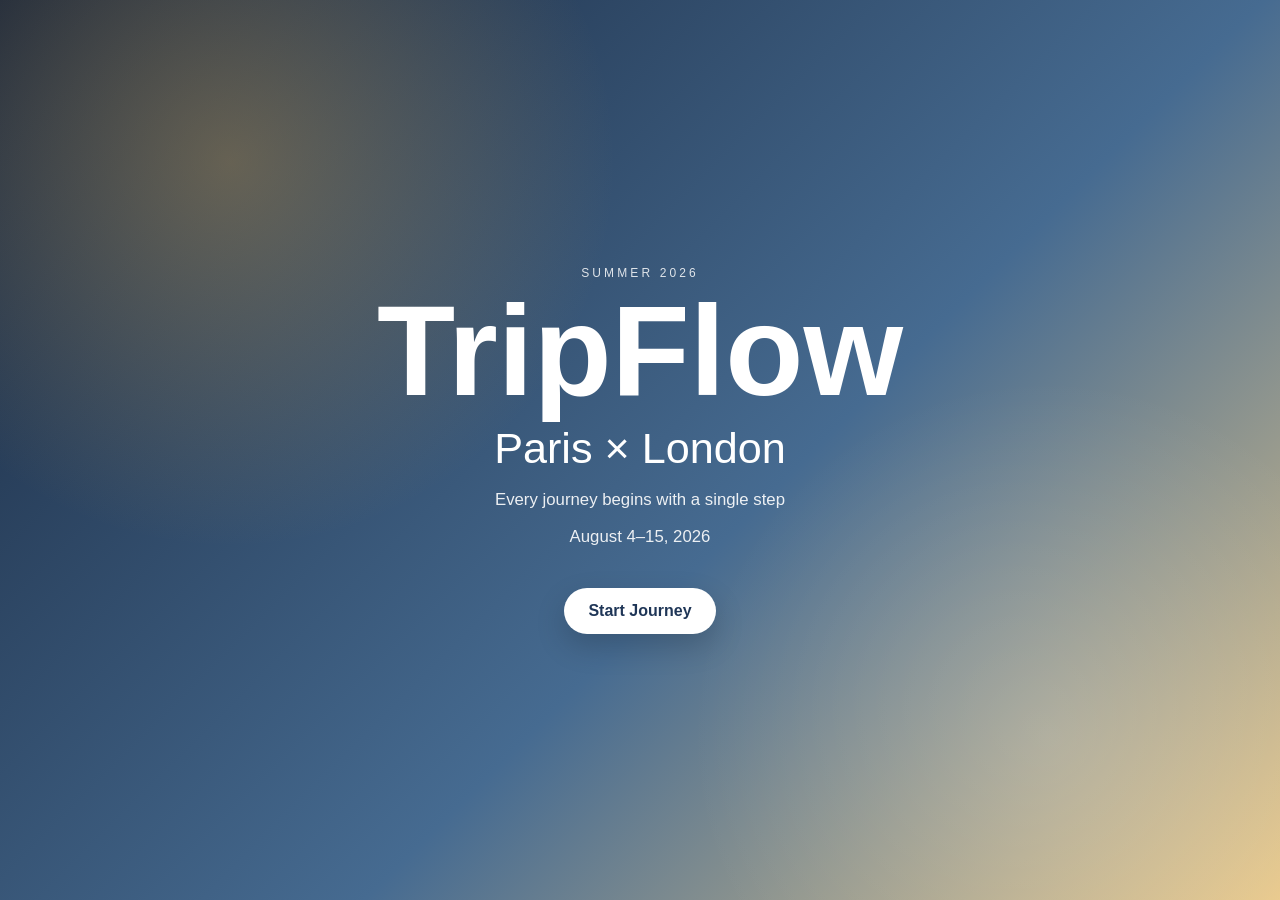
<file: index.html>
<!doctype html>
<html lang="zh-Hant">
<head>
  <meta charset="utf-8">
  <meta name="viewport" content="width=device-width, initial-scale=1">
  <title>TripFlow</title>
  <link rel="stylesheet" href="css/style.css">
</head>
<body>
  <header class="hero">
    <div class="hero-inner">
      <div class="eyebrow">Summer 2026</div>
      <h1>TripFlow</h1>
      <h2>Paris × London</h2>
      <p class="subtitle">Every journey begins with a single step</p>
      <p class="subtitle">August 4–15, 2026</p>
      <a class="enter" href="#" id="startJourney">Start Journey</a>
    </div>
  </header>

  <div class="gate hidden" id="gate">
    <div class="gate-card">
      <button class="gate-close" id="gateClose">×</button>
      <div class="eyebrow" style="color:#6f7785">Private Journey</div>
      <h2>Enter Password</h2>
      <p>Unlock TripFlow to continue to your itinerary.</p>
      <div class="password-box">
        <input id="journeyPassword" type="password" placeholder="Password">
        <button id="journeyUnlock">Unlock</button>
      </div>
      <p class="error-message" id="journeyError"></p>
    </div>
  </div>

  <script src="js/gate.js"></script>
</body>
</html>
</file>
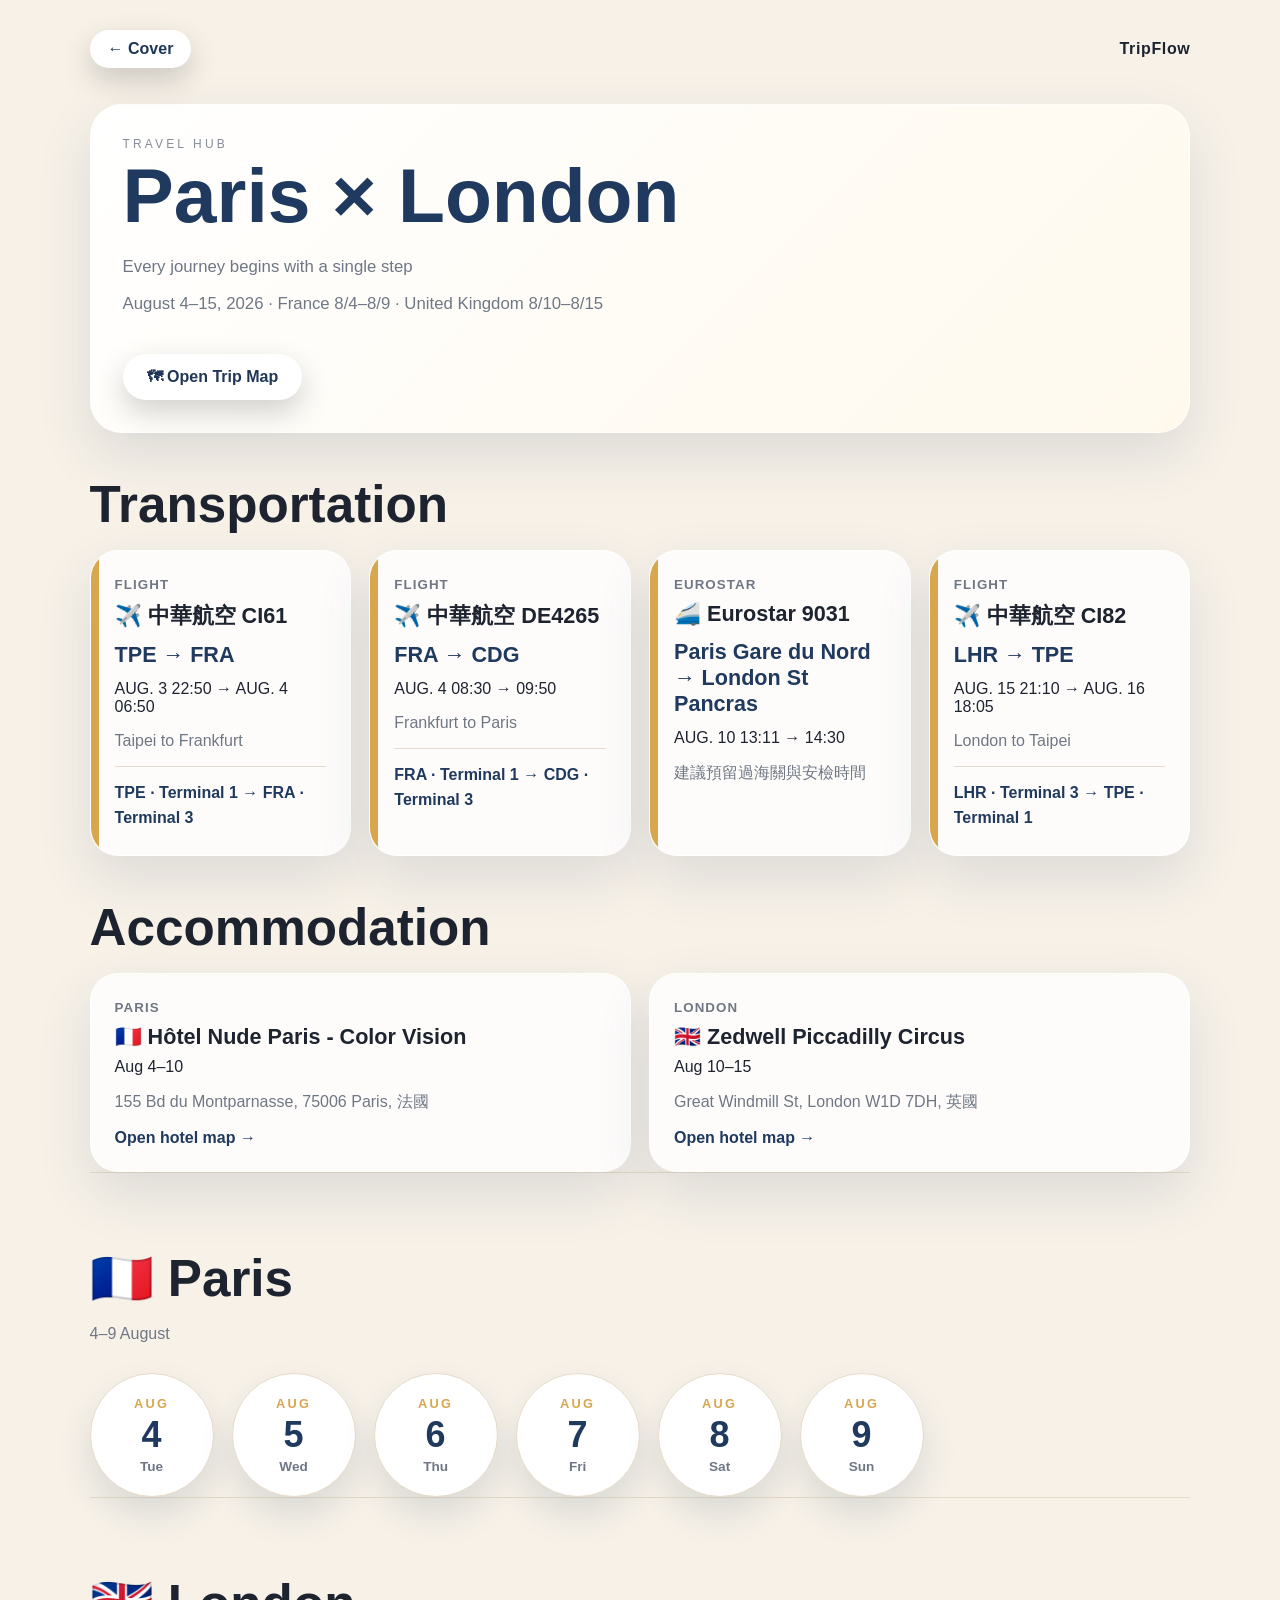
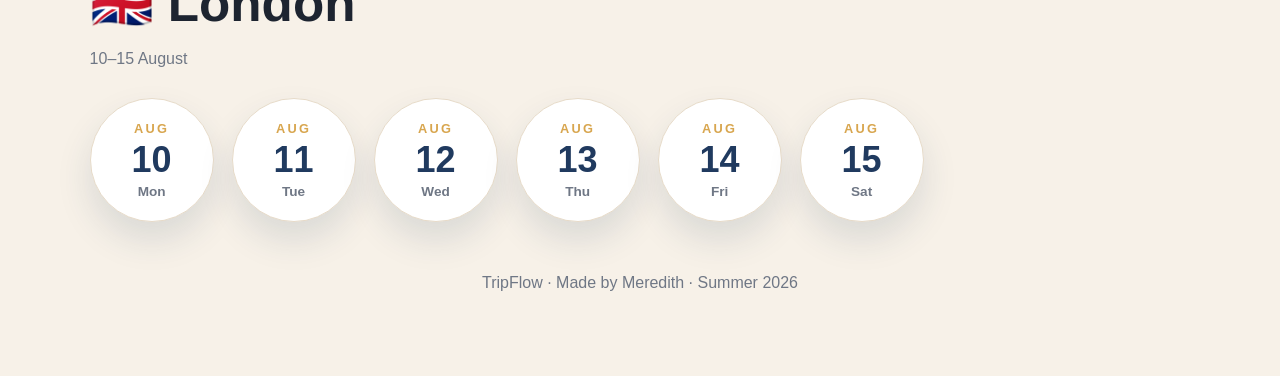
<file: trip.html>
<!doctype html>
<html lang="zh-Hant">
<head>
  <meta charset="utf-8">
  <meta name="viewport" content="width=device-width, initial-scale=1">
  <title>TripFlow · Itinerary</title>
  <link rel="stylesheet" href="css/style.css">
</head>
<body>
<main class="app">
  <nav>
    <a class="back" href="index.html" style="margin-top:0;padding:10px 18px;">← Cover</a>
    <div class="brand">TripFlow</div>
  </nav>

  <section class="hub">
    <div class="eyebrow" style="color:#6f7785">Travel Hub</div>
    <h1>Paris × London</h1>
    <p>Every journey begins with a single step</p>
    <p>August 4–15, 2026 · France 8/4–8/9 · United Kingdom 8/10–8/15</p>
    <a class="map-link" href="https://maps.app.goo.gl/RQYxquv4oTWouJ6Q9" target="_blank">🗺 Open Trip Map</a>
  </section>

  <section id="transportation">
    <h2 class="section-title">Transportation</h2>
    <div class="grid">
      
  <div class="card transport-card">
    <small>Flight</small>
    <strong>✈️ 中華航空 CI61</strong>
    <div class="route">TPE → FRA</div>
    <div>AUG. 3 22:50 → AUG. 4 06:50</div>
    <p class="card-note">Taipei to Frankfurt</p><p class="terminal-info">TPE · Terminal 1 → FRA · Terminal 3</p>
  </div>

  <div class="card transport-card">
    <small>Flight</small>
    <strong>✈️ 中華航空 DE4265</strong>
    <div class="route">FRA → CDG</div>
    <div>AUG. 4 08:30 → 09:50</div>
    <p class="card-note">Frankfurt to Paris</p><p class="terminal-info">FRA · Terminal 1 → CDG · Terminal 3</p>
  </div>

  <div class="card transport-card">
    <small>Eurostar</small>
    <strong>🚄 Eurostar 9031</strong>
    <div class="route">Paris Gare du Nord → London St Pancras</div>
    <div>AUG. 10 13:11 → 14:30</div>
    <p class="card-note">建議預留過海關與安檢時間</p>
  </div>

  <div class="card transport-card">
    <small>Flight</small>
    <strong>✈️ 中華航空 CI82</strong>
    <div class="route">LHR → TPE</div>
    <div>AUG. 15 21:10 → AUG. 16 18:05</div>
    <p class="card-note">London to Taipei</p><p class="terminal-info">LHR · Terminal 3 → TPE · Terminal 1</p>
  </div>
    </div>
  </section>

  <section id="accommodation">
    <h2 class="section-title">Accommodation</h2>
    <div class="grid">
      
  <div class="card">
    <small>Paris</small>
    <strong>🇫🇷 Hôtel Nude Paris - Color Vision</strong>
    <div>Aug 4–10</div>
    <p class="card-note">155 Bd du Montparnasse, 75006 Paris, 法國</p>
    <div class="hotel-actions"><a href="https://www.google.com/maps/search/?api=1&query=H%C3%B4tel%20Nude%20Paris%20Color%20Vision%20155%20Bd%20du%20Montparnasse%2075006%20Paris" target="_blank">Open hotel map →</a></div>
  </div>

  <div class="card">
    <small>London</small>
    <strong>🇬🇧 Zedwell Piccadilly Circus</strong>
    <div>Aug 10–15</div>
    <p class="card-note">Great Windmill St, London W1D 7DH, 英國</p>
    <div class="hotel-actions"><a href="https://www.google.com/maps/search/?api=1&query=Zedwell%20Piccadilly%20Circus%20Great%20Windmill%20St%20London" target="_blank">Open hotel map →</a></div>
  </div>
    </div>
  </section>

  <section id="paris">
    <div class="country-head">
      <div>
        <h2 class="section-title">🇫🇷 Paris</h2>
        <p>4–9 August</p>
      </div>
    </div>
    <div class="days">
      
    <a class="date-badge" href="days/paris-08-04.html">
      <span class="month">AUG</span>
      <span class="date">4</span>
      <span class="weekday">Tue</span>
    </a>
    <a class="date-badge" href="days/paris-08-05.html">
      <span class="month">AUG</span>
      <span class="date">5</span>
      <span class="weekday">Wed</span>
    </a>
    <a class="date-badge" href="days/paris-08-06.html">
      <span class="month">AUG</span>
      <span class="date">6</span>
      <span class="weekday">Thu</span>
    </a>
    <a class="date-badge" href="days/paris-08-07.html">
      <span class="month">AUG</span>
      <span class="date">7</span>
      <span class="weekday">Fri</span>
    </a>
    <a class="date-badge" href="days/paris-08-08.html">
      <span class="month">AUG</span>
      <span class="date">8</span>
      <span class="weekday">Sat</span>
    </a>
    <a class="date-badge" href="days/paris-08-09.html">
      <span class="month">AUG</span>
      <span class="date">9</span>
      <span class="weekday">Sun</span>
    </a>
    </div>
  </section>

  <section id="london">
    <div class="country-head">
      <div>
        <h2 class="section-title">🇬🇧 London</h2>
        <p>10–15 August</p>
      </div>
    </div>
    <div class="days">
      
    <a class="date-badge" href="days/london-08-10.html">
      <span class="month">AUG</span>
      <span class="date">10</span>
      <span class="weekday">Mon</span>
    </a>
    <a class="date-badge" href="days/london-08-11.html">
      <span class="month">AUG</span>
      <span class="date">11</span>
      <span class="weekday">Tue</span>
    </a>
    <a class="date-badge" href="days/london-08-12.html">
      <span class="month">AUG</span>
      <span class="date">12</span>
      <span class="weekday">Wed</span>
    </a>
    <a class="date-badge" href="days/london-08-13.html">
      <span class="month">AUG</span>
      <span class="date">13</span>
      <span class="weekday">Thu</span>
    </a>
    <a class="date-badge" href="days/london-08-14.html">
      <span class="month">AUG</span>
      <span class="date">14</span>
      <span class="weekday">Fri</span>
    </a>
    <a class="date-badge" href="days/london-08-15.html">
      <span class="month">AUG</span>
      <span class="date">15</span>
      <span class="weekday">Sat</span>
    </a>
    </div>
  </section>



  <footer class="footer">
    TripFlow · Made by Meredith · Summer 2026
  </footer>
</main>
</body>
</html>
</file>
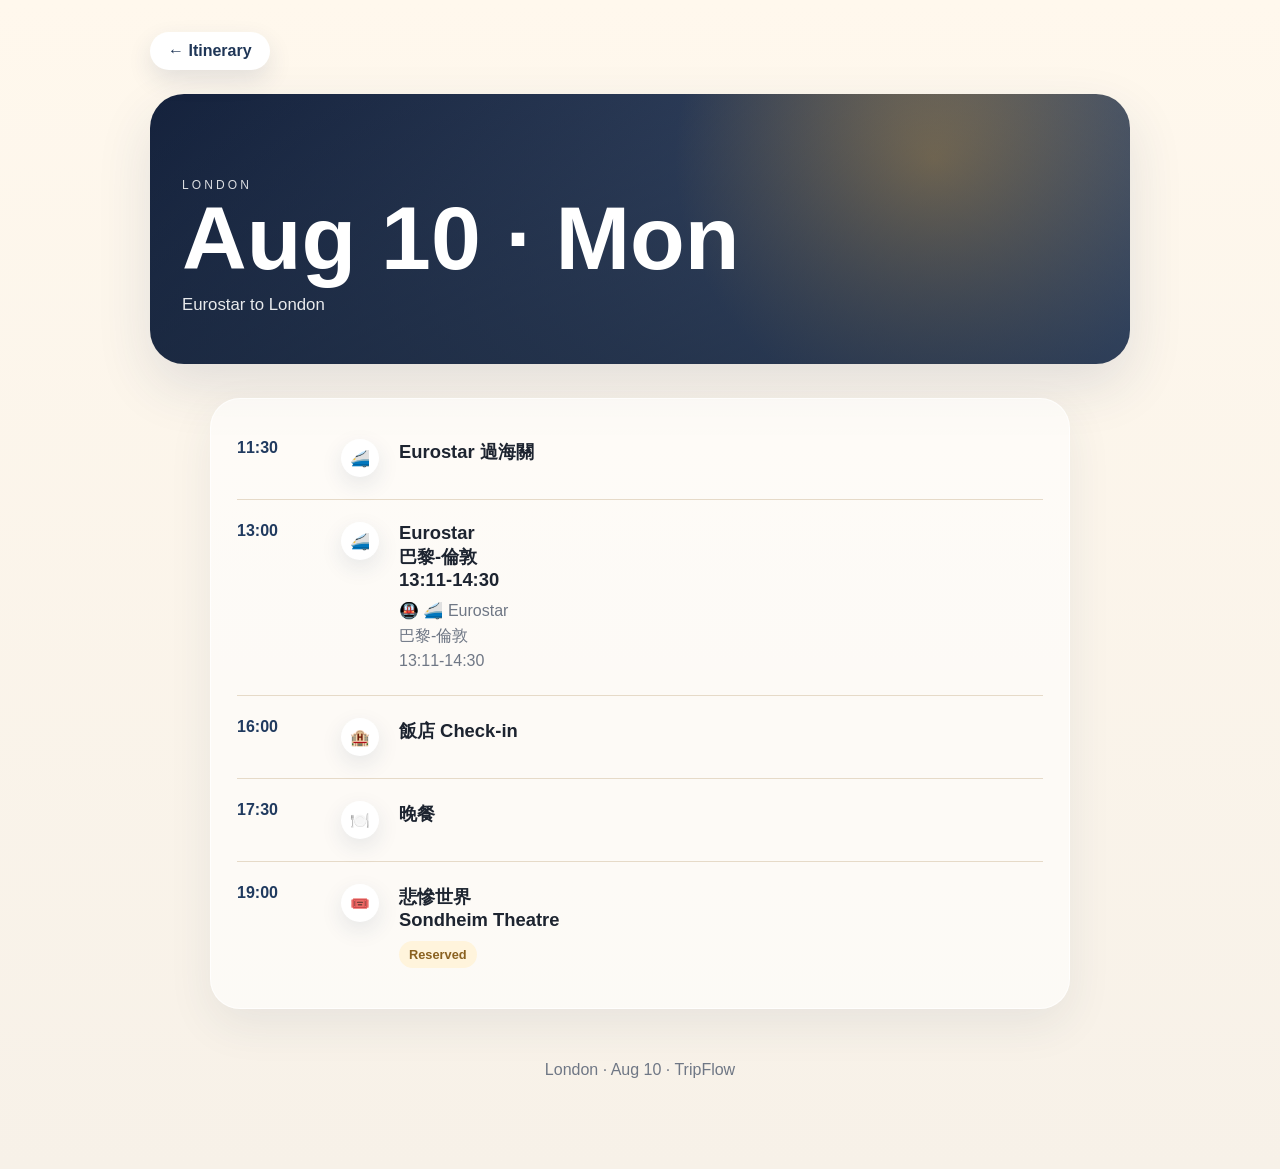
<file: days/london-08-10.html>
<!doctype html>
<html lang="zh-Hant">
<head>
  <meta charset="utf-8">
  <meta name="viewport" content="width=device-width, initial-scale=1">
  <title>TripFlow · Aug 10</title>
  <link rel="stylesheet" href="../css/style.css">
</head>
<body>
<main class="day-page">
  <div class="day-nav">
    <a class="top-btn" href="../trip.html#london">← Itinerary</a>
  </div>

  <section class="banner london">
    <div>
      <div class="eyebrow">London</div>
      <h1>Aug 10 · Mon</h1>
      <p>Eurostar to London</p>
    </div>
  </section>

  <section class="timeline">
    
    <div class="event">
      <div class="time">11:30</div>
      <div class="dot">🚄</div>
      <div>
        <h3>Eurostar 過海關</h3>
        
        
      </div>
    </div>
    <div class="event">
      <div class="time">13:00</div>
      <div class="dot">🚄</div>
      <div>
        <h3>Eurostar<br>巴黎-倫敦<br>13:11-14:30</h3>
        <div class="meta">🚇 🚄 Eurostar<br>巴黎-倫敦<br>13:11-14:30</div>
        
      </div>
    </div>
    <div class="event">
      <div class="time">16:00</div>
      <div class="dot">🏨</div>
      <div>
        <h3>飯店 Check-in</h3>
        
        
      </div>
    </div>
    <div class="event">
      <div class="time">17:30</div>
      <div class="dot">🍽️</div>
      <div>
        <h3>晚餐</h3>
        
        
      </div>
    </div>
    <div class="event">
      <div class="time">19:00</div>
      <div class="dot">🎟️</div>
      <div>
        <h3>悲慘世界<br>Sondheim Theatre</h3>
        
        <span class="tag">Reserved</span>
      </div>
    </div>
  </section>

  <footer class="footer">
    London · Aug 10 · TripFlow
  </footer>
</main>
</body>
</html>
</file>
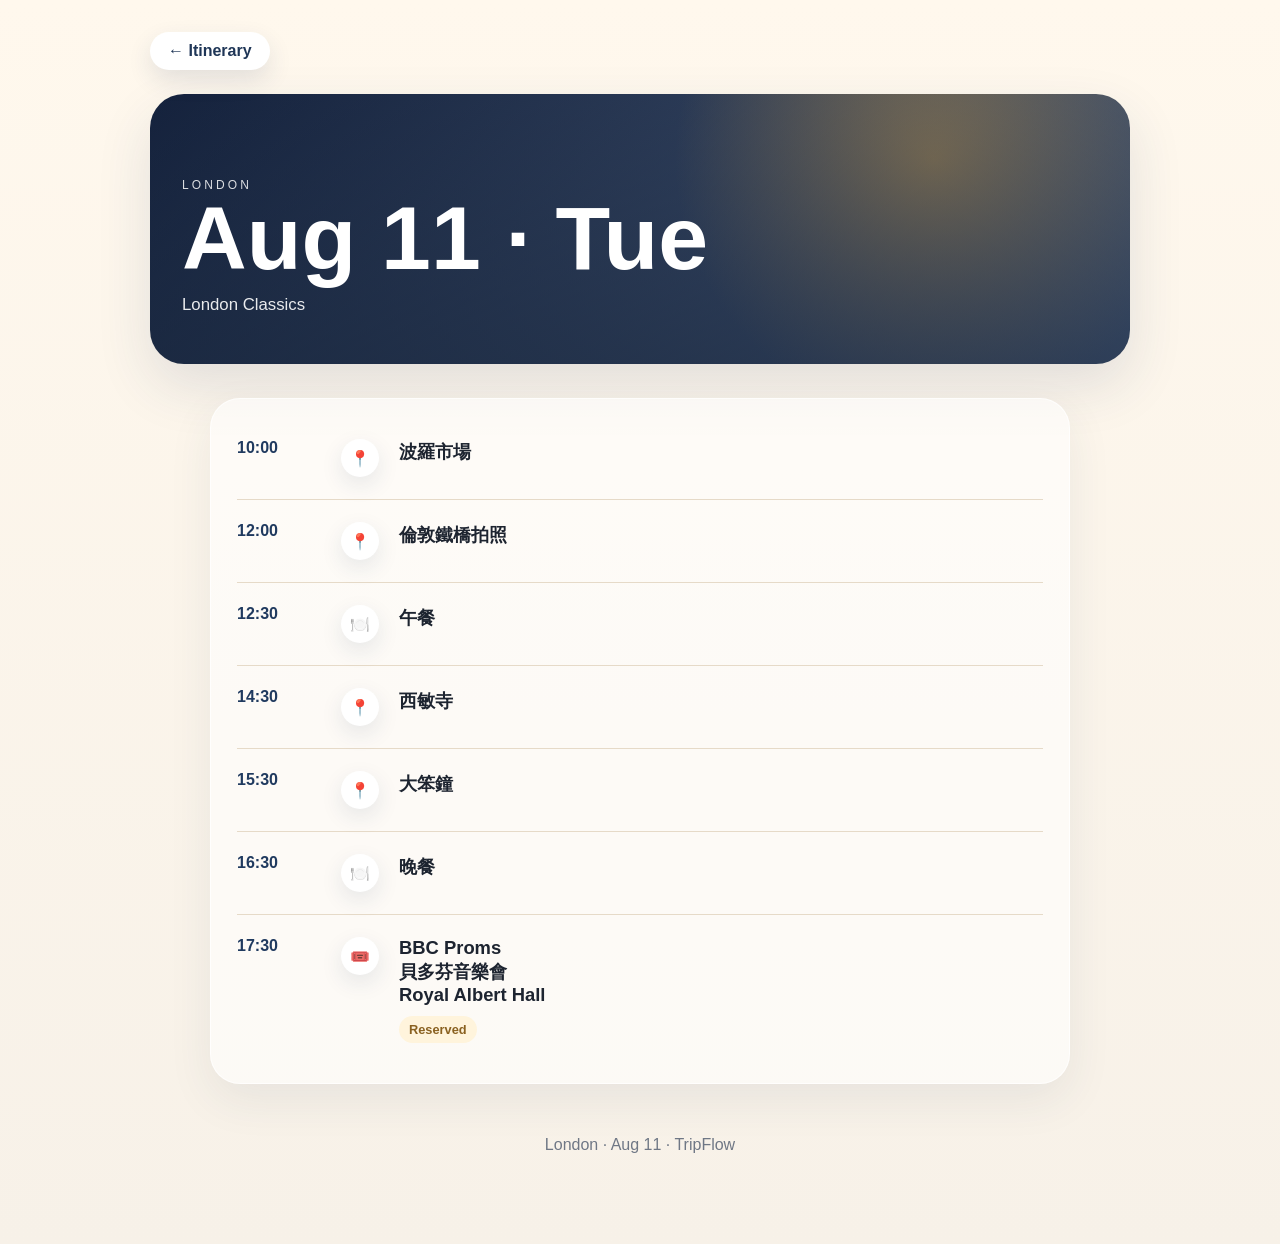
<file: days/london-08-11.html>
<!doctype html>
<html lang="zh-Hant">
<head>
  <meta charset="utf-8">
  <meta name="viewport" content="width=device-width, initial-scale=1">
  <title>TripFlow · Aug 11</title>
  <link rel="stylesheet" href="../css/style.css">
</head>
<body>
<main class="day-page">
  <div class="day-nav">
    <a class="top-btn" href="../trip.html#london">← Itinerary</a>
  </div>

  <section class="banner london">
    <div>
      <div class="eyebrow">London</div>
      <h1>Aug 11 · Tue</h1>
      <p>London Classics</p>
    </div>
  </section>

  <section class="timeline">
    
    <div class="event">
      <div class="time">10:00</div>
      <div class="dot">📍</div>
      <div>
        <h3>波羅市場</h3>
        
        
      </div>
    </div>
    <div class="event">
      <div class="time">12:00</div>
      <div class="dot">📍</div>
      <div>
        <h3>倫敦鐵橋拍照</h3>
        
        
      </div>
    </div>
    <div class="event">
      <div class="time">12:30</div>
      <div class="dot">🍽️</div>
      <div>
        <h3>午餐</h3>
        
        
      </div>
    </div>
    <div class="event">
      <div class="time">14:30</div>
      <div class="dot">📍</div>
      <div>
        <h3>西敏寺</h3>
        
        
      </div>
    </div>
    <div class="event">
      <div class="time">15:30</div>
      <div class="dot">📍</div>
      <div>
        <h3>大笨鐘</h3>
        
        
      </div>
    </div>
    <div class="event">
      <div class="time">16:30</div>
      <div class="dot">🍽️</div>
      <div>
        <h3>晚餐</h3>
        
        
      </div>
    </div>
    <div class="event">
      <div class="time">17:30</div>
      <div class="dot">🎟️</div>
      <div>
        <h3>BBC Proms<br>貝多芬音樂會<br>Royal Albert Hall</h3>
        
        <span class="tag">Reserved</span>
      </div>
    </div>
  </section>

  <footer class="footer">
    London · Aug 11 · TripFlow
  </footer>
</main>
</body>
</html>
</file>
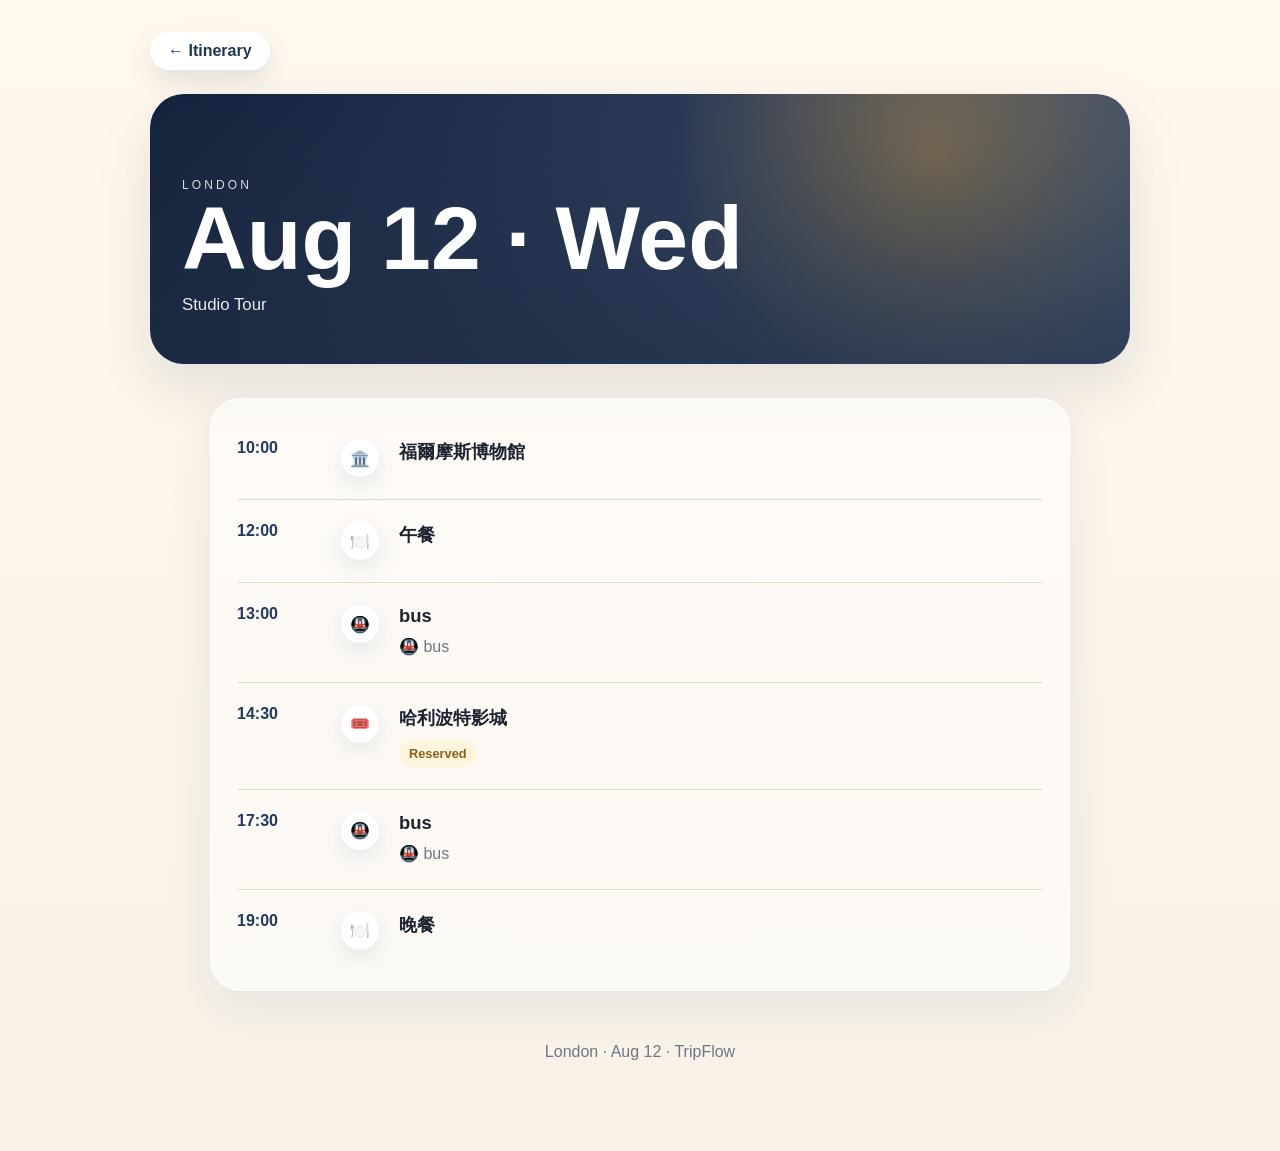
<file: days/london-08-12.html>
<!doctype html>
<html lang="zh-Hant">
<head>
  <meta charset="utf-8">
  <meta name="viewport" content="width=device-width, initial-scale=1">
  <title>TripFlow · Aug 12</title>
  <link rel="stylesheet" href="../css/style.css">
</head>
<body>
<main class="day-page">
  <div class="day-nav">
    <a class="top-btn" href="../trip.html#london">← Itinerary</a>
  </div>

  <section class="banner london">
    <div>
      <div class="eyebrow">London</div>
      <h1>Aug 12 · Wed</h1>
      <p>Studio Tour</p>
    </div>
  </section>

  <section class="timeline">
    
    <div class="event">
      <div class="time">10:00</div>
      <div class="dot">🏛️</div>
      <div>
        <h3>福爾摩斯博物館</h3>
        
        
      </div>
    </div>
    <div class="event">
      <div class="time">12:00</div>
      <div class="dot">🍽️</div>
      <div>
        <h3>午餐</h3>
        
        
      </div>
    </div>
    <div class="event">
      <div class="time">13:00</div>
      <div class="dot">🚇</div>
      <div>
        <h3>bus</h3>
        <div class="meta">🚇 bus</div>
        
      </div>
    </div>
    <div class="event">
      <div class="time">14:30</div>
      <div class="dot">🎟️</div>
      <div>
        <h3>哈利波特影城</h3>
        
        <span class="tag">Reserved</span>
      </div>
    </div>
    <div class="event">
      <div class="time">17:30</div>
      <div class="dot">🚇</div>
      <div>
        <h3>bus</h3>
        <div class="meta">🚇 bus</div>
        
      </div>
    </div>
    <div class="event">
      <div class="time">19:00</div>
      <div class="dot">🍽️</div>
      <div>
        <h3>晚餐</h3>
        
        
      </div>
    </div>
  </section>

  <footer class="footer">
    London · Aug 12 · TripFlow
  </footer>
</main>
</body>
</html>
</file>
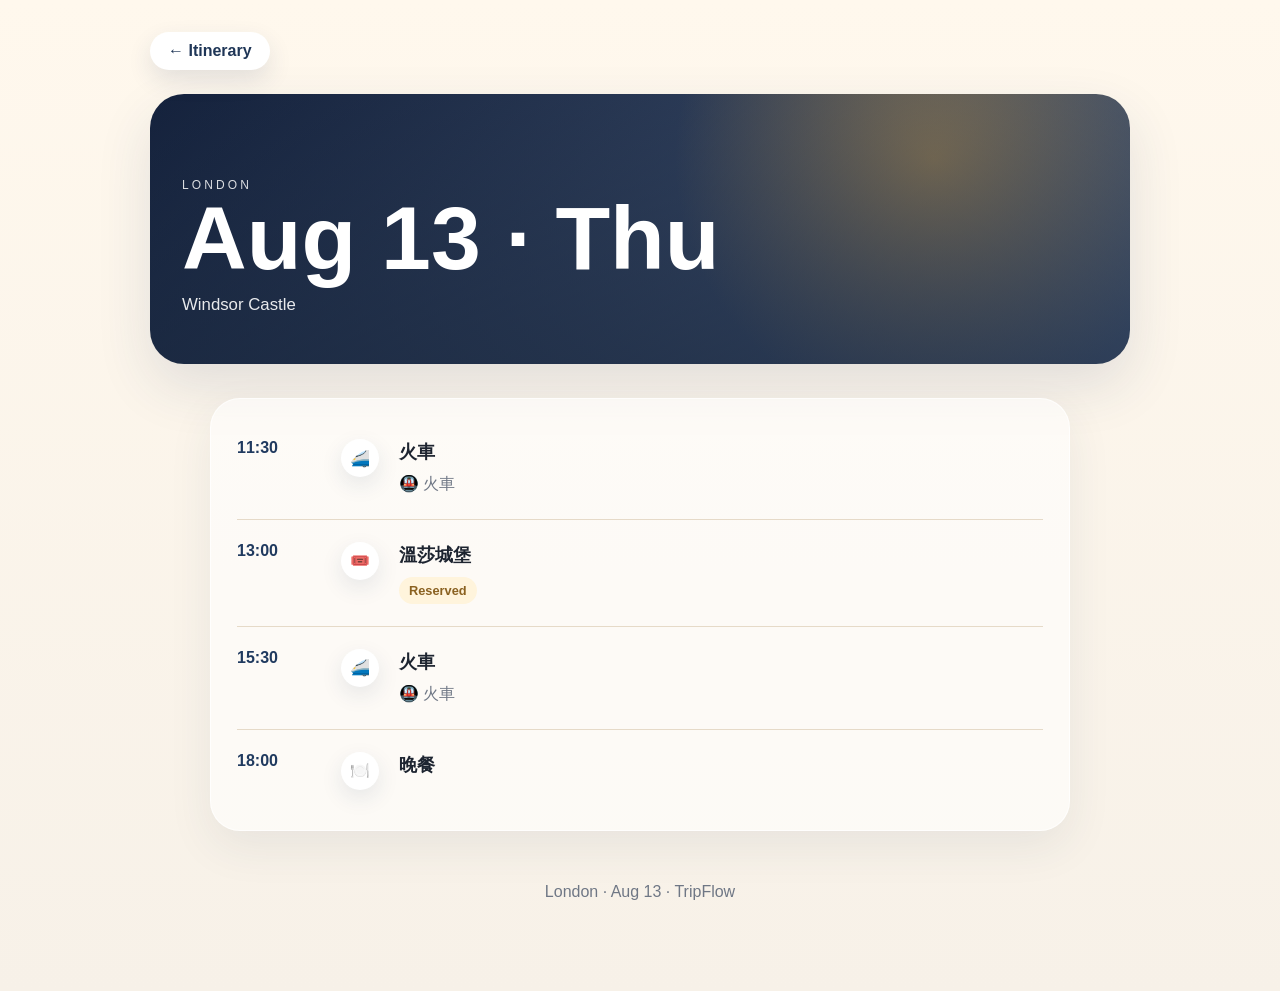
<file: days/london-08-13.html>
<!doctype html>
<html lang="zh-Hant">
<head>
  <meta charset="utf-8">
  <meta name="viewport" content="width=device-width, initial-scale=1">
  <title>TripFlow · Aug 13</title>
  <link rel="stylesheet" href="../css/style.css">
</head>
<body>
<main class="day-page">
  <div class="day-nav">
    <a class="top-btn" href="../trip.html#london">← Itinerary</a>
  </div>

  <section class="banner london">
    <div>
      <div class="eyebrow">London</div>
      <h1>Aug 13 · Thu</h1>
      <p>Windsor Castle</p>
    </div>
  </section>

  <section class="timeline">
    
    <div class="event">
      <div class="time">11:30</div>
      <div class="dot">🚄</div>
      <div>
        <h3>火車</h3>
        <div class="meta">🚇 火車</div>
        
      </div>
    </div>
    <div class="event">
      <div class="time">13:00</div>
      <div class="dot">🎟️</div>
      <div>
        <h3>溫莎城堡</h3>
        
        <span class="tag">Reserved</span>
      </div>
    </div>
    <div class="event">
      <div class="time">15:30</div>
      <div class="dot">🚄</div>
      <div>
        <h3>火車</h3>
        <div class="meta">🚇 火車</div>
        
      </div>
    </div>
    <div class="event">
      <div class="time">18:00</div>
      <div class="dot">🍽️</div>
      <div>
        <h3>晚餐</h3>
        
        
      </div>
    </div>
  </section>

  <footer class="footer">
    London · Aug 13 · TripFlow
  </footer>
</main>
</body>
</html>
</file>
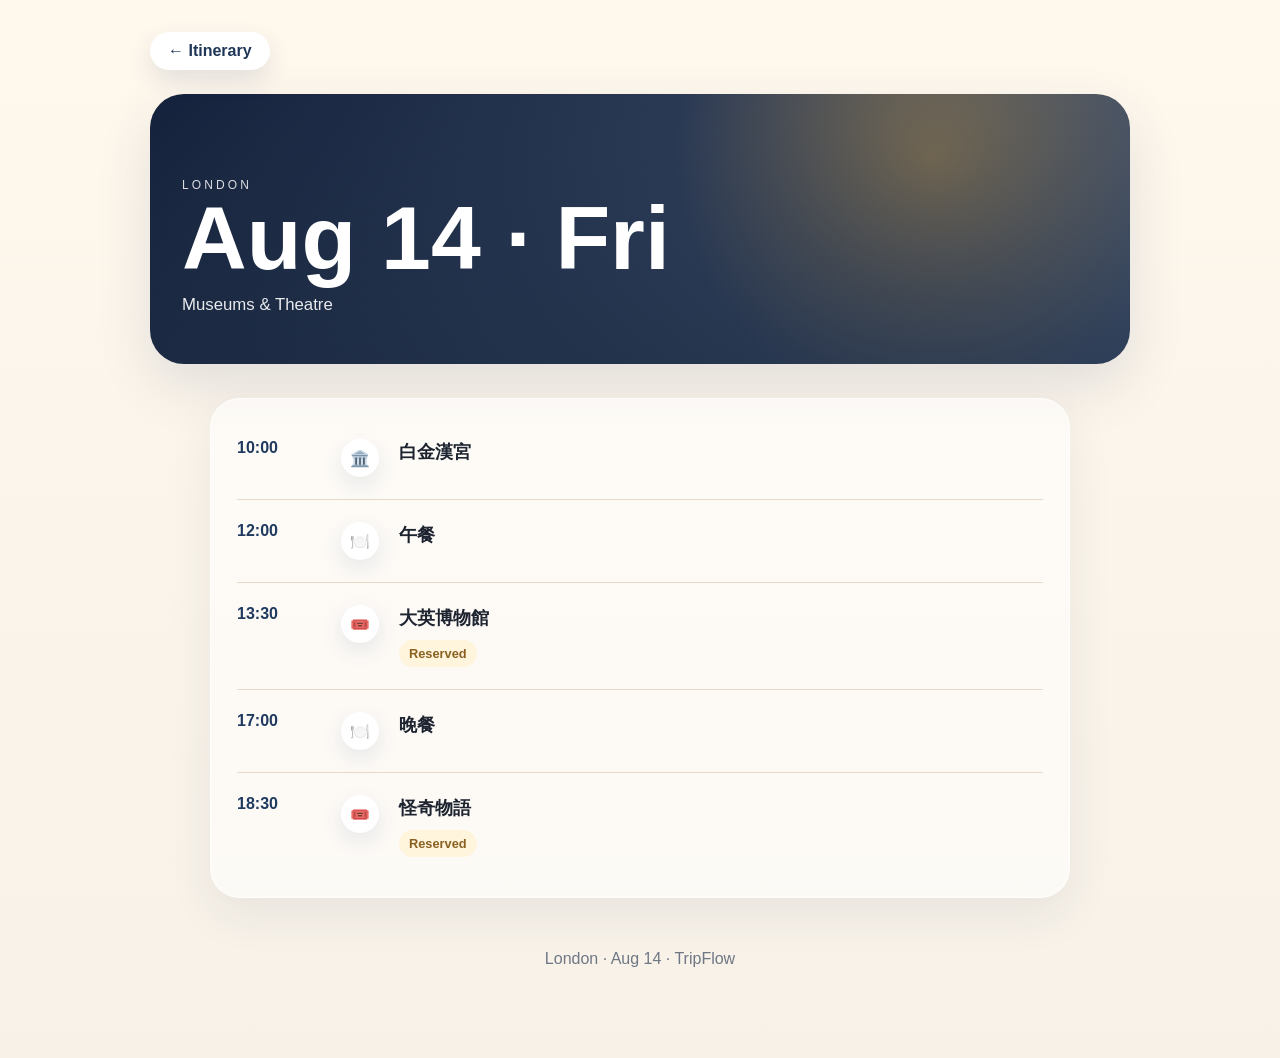
<file: days/london-08-14.html>
<!doctype html>
<html lang="zh-Hant">
<head>
  <meta charset="utf-8">
  <meta name="viewport" content="width=device-width, initial-scale=1">
  <title>TripFlow · Aug 14</title>
  <link rel="stylesheet" href="../css/style.css">
</head>
<body>
<main class="day-page">
  <div class="day-nav">
    <a class="top-btn" href="../trip.html#london">← Itinerary</a>
  </div>

  <section class="banner london">
    <div>
      <div class="eyebrow">London</div>
      <h1>Aug 14 · Fri</h1>
      <p>Museums &amp; Theatre</p>
    </div>
  </section>

  <section class="timeline">
    
    <div class="event">
      <div class="time">10:00</div>
      <div class="dot">🏛️</div>
      <div>
        <h3>白金漢宮</h3>
        
        
      </div>
    </div>
    <div class="event">
      <div class="time">12:00</div>
      <div class="dot">🍽️</div>
      <div>
        <h3>午餐</h3>
        
        
      </div>
    </div>
    <div class="event">
      <div class="time">13:30</div>
      <div class="dot">🎟️</div>
      <div>
        <h3>大英博物館</h3>
        
        <span class="tag">Reserved</span>
      </div>
    </div>
    <div class="event">
      <div class="time">17:00</div>
      <div class="dot">🍽️</div>
      <div>
        <h3>晚餐</h3>
        
        
      </div>
    </div>
    <div class="event">
      <div class="time">18:30</div>
      <div class="dot">🎟️</div>
      <div>
        <h3>怪奇物語</h3>
        
        <span class="tag">Reserved</span>
      </div>
    </div>
  </section>

  <footer class="footer">
    London · Aug 14 · TripFlow
  </footer>
</main>
</body>
</html>
</file>
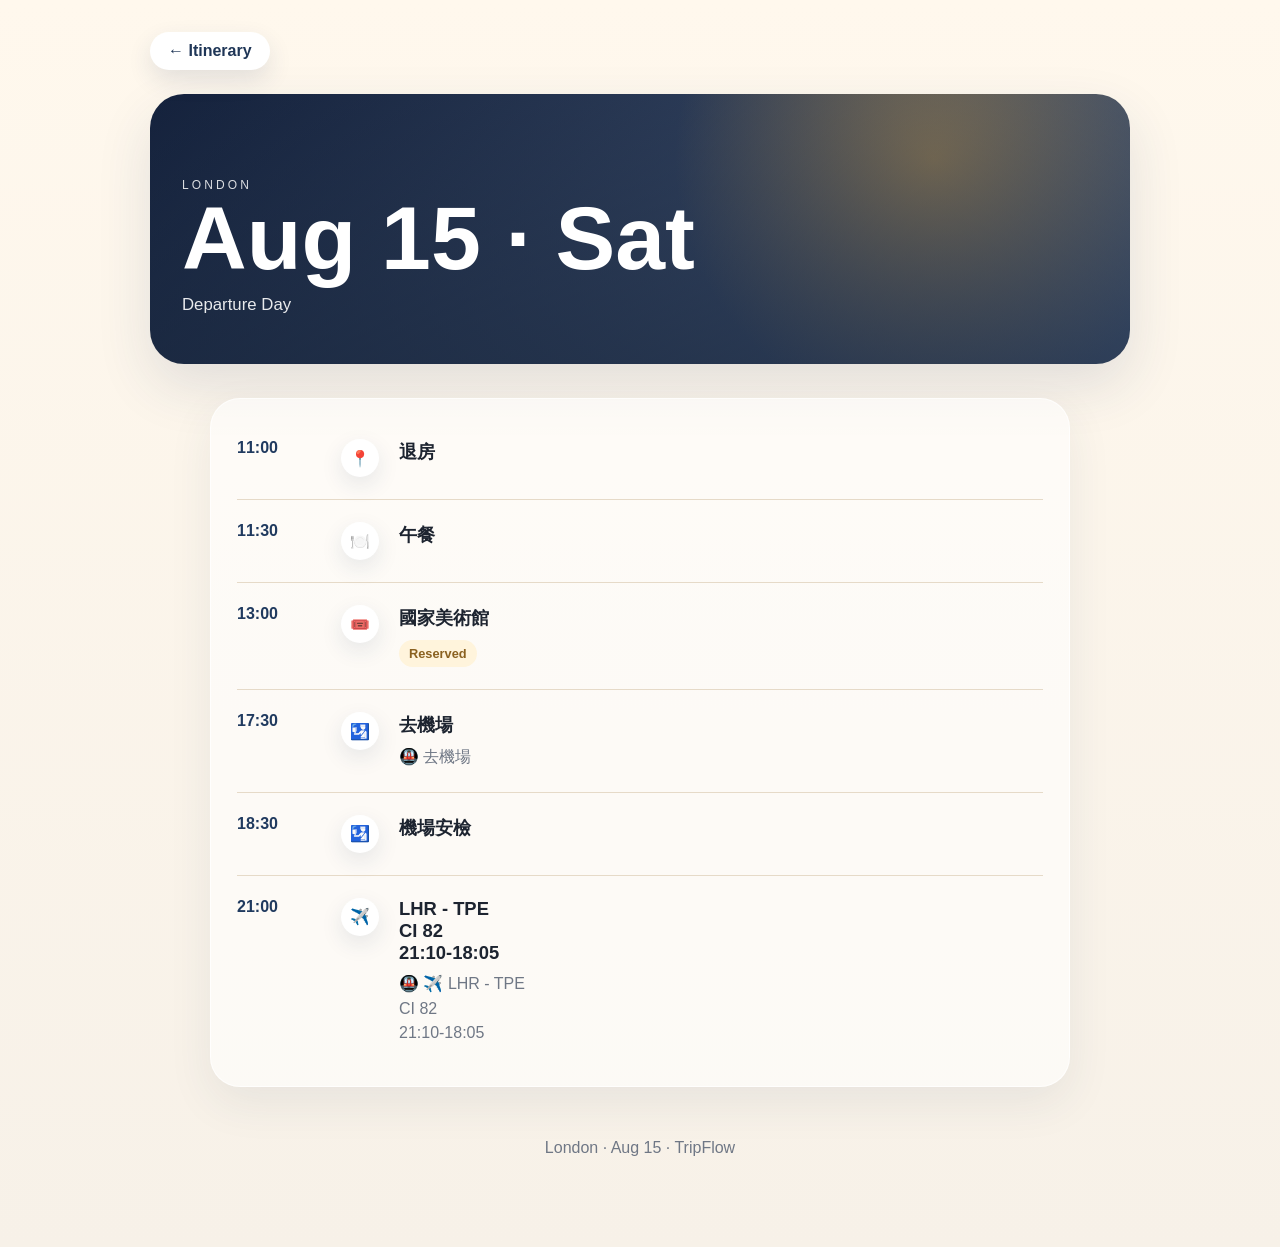
<file: days/london-08-15.html>
<!doctype html>
<html lang="zh-Hant">
<head>
  <meta charset="utf-8">
  <meta name="viewport" content="width=device-width, initial-scale=1">
  <title>TripFlow · Aug 15</title>
  <link rel="stylesheet" href="../css/style.css">
</head>
<body>
<main class="day-page">
  <div class="day-nav">
    <a class="top-btn" href="../trip.html#london">← Itinerary</a>
  </div>

  <section class="banner london">
    <div>
      <div class="eyebrow">London</div>
      <h1>Aug 15 · Sat</h1>
      <p>Departure Day</p>
    </div>
  </section>

  <section class="timeline">
    
    <div class="event">
      <div class="time">11:00</div>
      <div class="dot">📍</div>
      <div>
        <h3>退房</h3>
        
        
      </div>
    </div>
    <div class="event">
      <div class="time">11:30</div>
      <div class="dot">🍽️</div>
      <div>
        <h3>午餐</h3>
        
        
      </div>
    </div>
    <div class="event">
      <div class="time">13:00</div>
      <div class="dot">🎟️</div>
      <div>
        <h3>國家美術館</h3>
        
        <span class="tag">Reserved</span>
      </div>
    </div>
    <div class="event">
      <div class="time">17:30</div>
      <div class="dot">🛂</div>
      <div>
        <h3>去機場</h3>
        <div class="meta">🚇 去機場</div>
        
      </div>
    </div>
    <div class="event">
      <div class="time">18:30</div>
      <div class="dot">🛂</div>
      <div>
        <h3>機場安檢</h3>
        
        
      </div>
    </div>
    <div class="event">
      <div class="time">21:00</div>
      <div class="dot">✈️</div>
      <div>
        <h3>LHR - TPE<br>CI 82<br>21:10-18:05</h3>
        <div class="meta">🚇 ✈️ LHR - TPE<br>CI 82<br>21:10-18:05</div>
        
      </div>
    </div>
  </section>

  <footer class="footer">
    London · Aug 15 · TripFlow
  </footer>
</main>
</body>
</html>
</file>
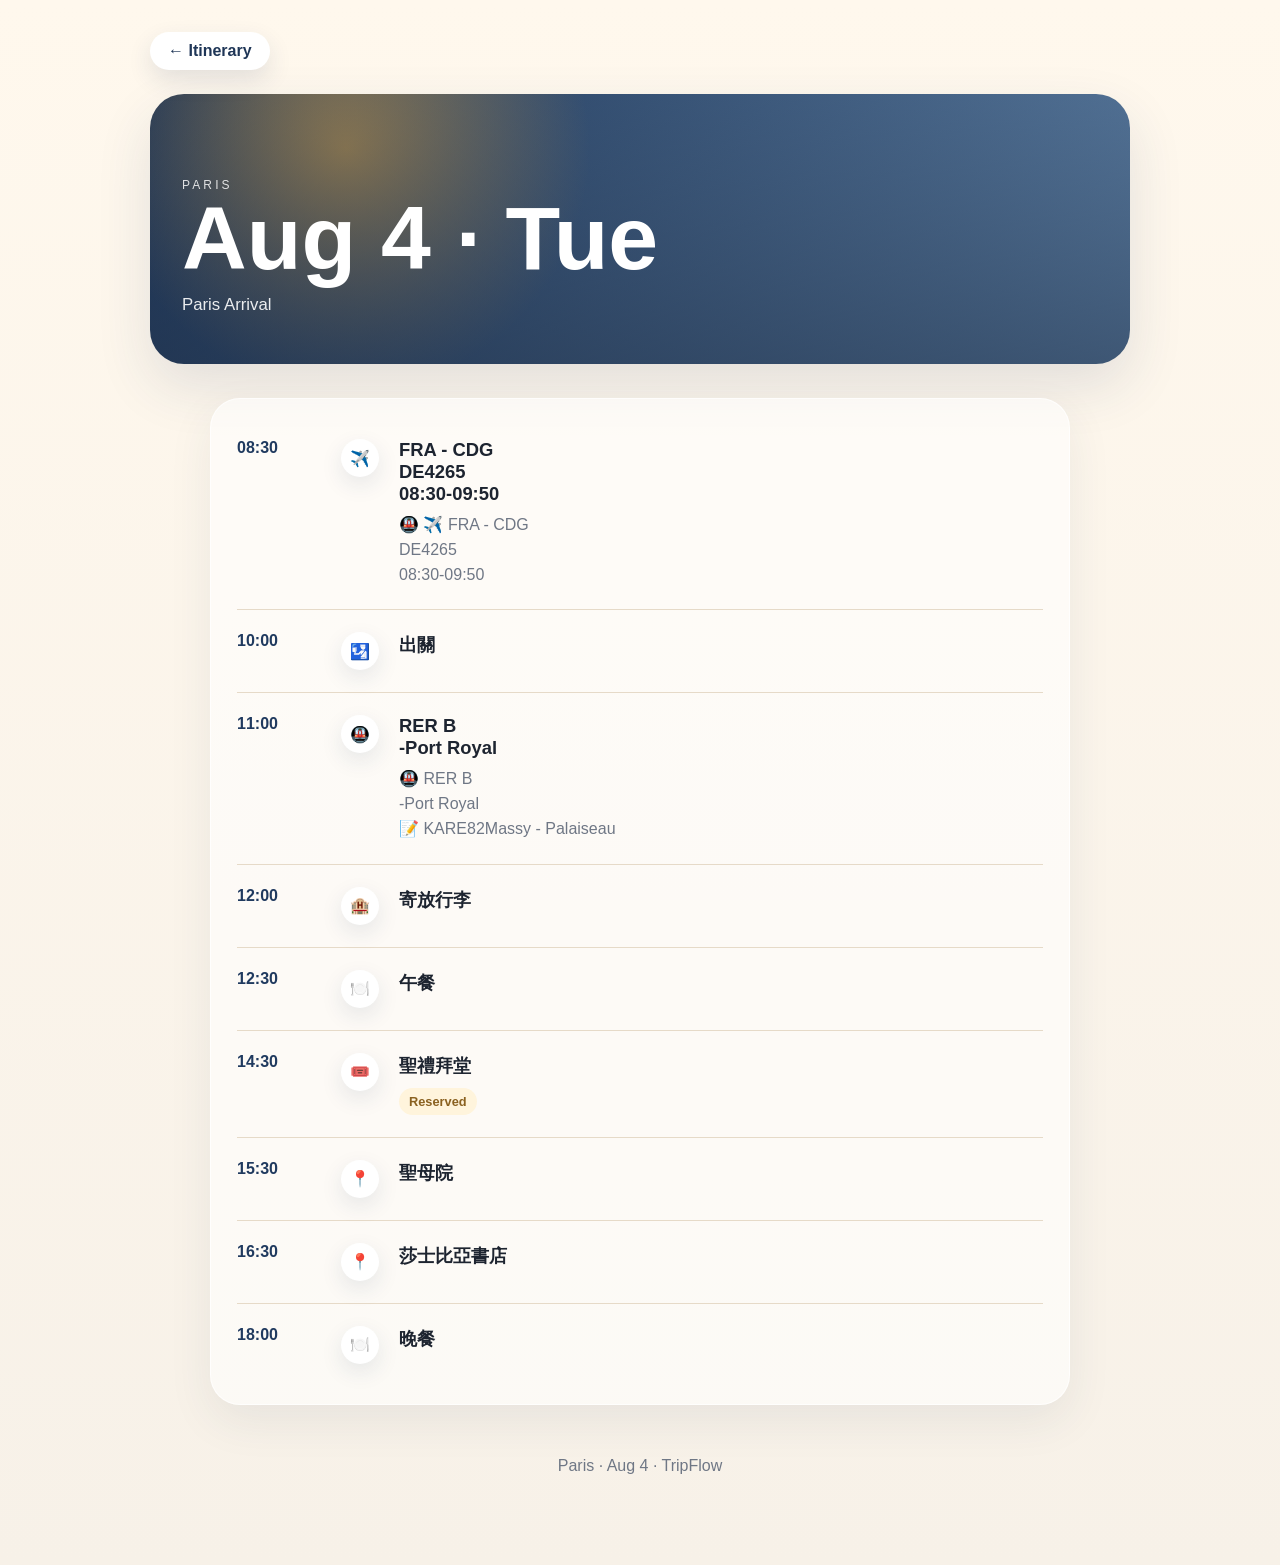
<file: days/paris-08-04.html>
<!doctype html>
<html lang="zh-Hant">
<head>
  <meta charset="utf-8">
  <meta name="viewport" content="width=device-width, initial-scale=1">
  <title>TripFlow · Aug 4</title>
  <link rel="stylesheet" href="../css/style.css">
</head>
<body>
<main class="day-page">
  <div class="day-nav">
    <a class="top-btn" href="../trip.html#paris">← Itinerary</a>
  </div>

  <section class="banner paris">
    <div>
      <div class="eyebrow">Paris</div>
      <h1>Aug 4 · Tue</h1>
      <p>Paris Arrival</p>
    </div>
  </section>

  <section class="timeline">
    
    <div class="event">
      <div class="time">08:30</div>
      <div class="dot">✈️</div>
      <div>
        <h3>FRA - CDG<br>DE4265<br>08:30-09:50</h3>
        <div class="meta">🚇 ✈️ FRA - CDG<br>DE4265<br>08:30-09:50</div>
        
      </div>
    </div>
    <div class="event">
      <div class="time">10:00</div>
      <div class="dot">🛂</div>
      <div>
        <h3>出關</h3>
        
        
      </div>
    </div>
    <div class="event">
      <div class="time">11:00</div>
      <div class="dot">🚇</div>
      <div>
        <h3>RER B<br>-Port Royal</h3>
        <div class="meta">🚇 RER B<br>-Port Royal<br>📝 KARE82Massy - Palaiseau</div>
        
      </div>
    </div>
    <div class="event">
      <div class="time">12:00</div>
      <div class="dot">🏨</div>
      <div>
        <h3>寄放行李</h3>
        
        
      </div>
    </div>
    <div class="event">
      <div class="time">12:30</div>
      <div class="dot">🍽️</div>
      <div>
        <h3>午餐</h3>
        
        
      </div>
    </div>
    <div class="event">
      <div class="time">14:30</div>
      <div class="dot">🎟️</div>
      <div>
        <h3>聖禮拜堂</h3>
        
        <span class="tag">Reserved</span>
      </div>
    </div>
    <div class="event">
      <div class="time">15:30</div>
      <div class="dot">📍</div>
      <div>
        <h3>聖母院</h3>
        
        
      </div>
    </div>
    <div class="event">
      <div class="time">16:30</div>
      <div class="dot">📍</div>
      <div>
        <h3>莎士比亞書店</h3>
        
        
      </div>
    </div>
    <div class="event">
      <div class="time">18:00</div>
      <div class="dot">🍽️</div>
      <div>
        <h3>晚餐</h3>
        
        
      </div>
    </div>
  </section>

  <footer class="footer">
    Paris · Aug 4 · TripFlow
  </footer>
</main>
</body>
</html>
</file>
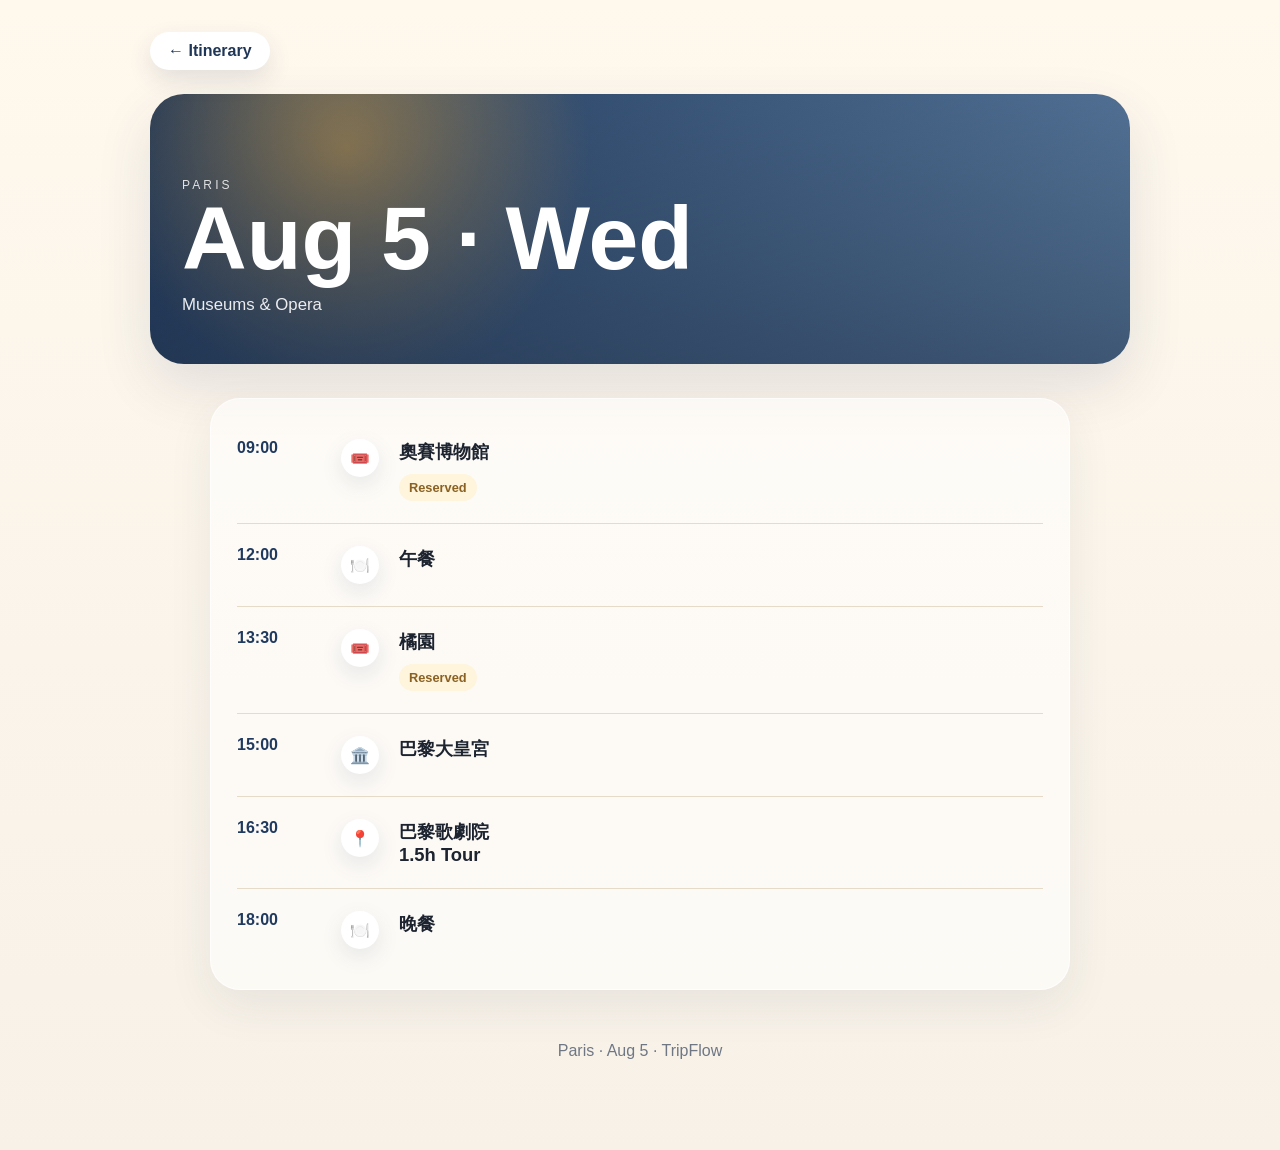
<file: days/paris-08-05.html>
<!doctype html>
<html lang="zh-Hant">
<head>
  <meta charset="utf-8">
  <meta name="viewport" content="width=device-width, initial-scale=1">
  <title>TripFlow · Aug 5</title>
  <link rel="stylesheet" href="../css/style.css">
</head>
<body>
<main class="day-page">
  <div class="day-nav">
    <a class="top-btn" href="../trip.html#paris">← Itinerary</a>
  </div>

  <section class="banner paris">
    <div>
      <div class="eyebrow">Paris</div>
      <h1>Aug 5 · Wed</h1>
      <p>Museums &amp; Opera</p>
    </div>
  </section>

  <section class="timeline">
    
    <div class="event">
      <div class="time">09:00</div>
      <div class="dot">🎟️</div>
      <div>
        <h3>奧賽博物館</h3>
        
        <span class="tag">Reserved</span>
      </div>
    </div>
    <div class="event">
      <div class="time">12:00</div>
      <div class="dot">🍽️</div>
      <div>
        <h3>午餐</h3>
        
        
      </div>
    </div>
    <div class="event">
      <div class="time">13:30</div>
      <div class="dot">🎟️</div>
      <div>
        <h3>橘園</h3>
        
        <span class="tag">Reserved</span>
      </div>
    </div>
    <div class="event">
      <div class="time">15:00</div>
      <div class="dot">🏛️</div>
      <div>
        <h3>巴黎大皇宮</h3>
        
        
      </div>
    </div>
    <div class="event">
      <div class="time">16:30</div>
      <div class="dot">📍</div>
      <div>
        <h3>巴黎歌劇院<br>1.5h Tour</h3>
        
        
      </div>
    </div>
    <div class="event">
      <div class="time">18:00</div>
      <div class="dot">🍽️</div>
      <div>
        <h3>晚餐</h3>
        
        
      </div>
    </div>
  </section>

  <footer class="footer">
    Paris · Aug 5 · TripFlow
  </footer>
</main>
</body>
</html>
</file>
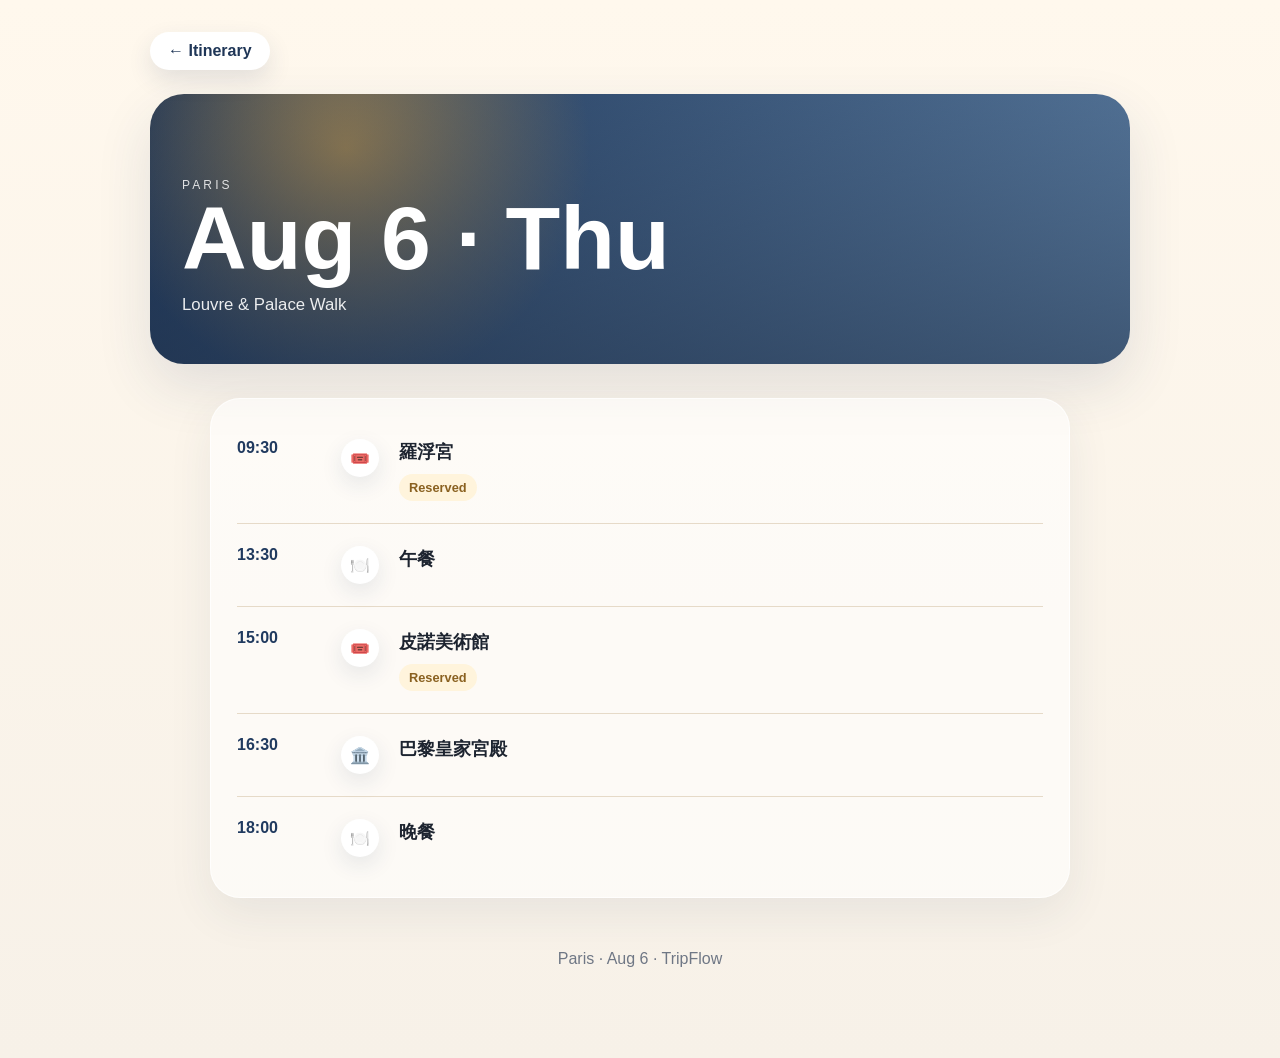
<file: days/paris-08-06.html>
<!doctype html>
<html lang="zh-Hant">
<head>
  <meta charset="utf-8">
  <meta name="viewport" content="width=device-width, initial-scale=1">
  <title>TripFlow · Aug 6</title>
  <link rel="stylesheet" href="../css/style.css">
</head>
<body>
<main class="day-page">
  <div class="day-nav">
    <a class="top-btn" href="../trip.html#paris">← Itinerary</a>
  </div>

  <section class="banner paris">
    <div>
      <div class="eyebrow">Paris</div>
      <h1>Aug 6 · Thu</h1>
      <p>Louvre &amp; Palace Walk</p>
    </div>
  </section>

  <section class="timeline">
    
    <div class="event">
      <div class="time">09:30</div>
      <div class="dot">🎟️</div>
      <div>
        <h3>羅浮宮</h3>
        
        <span class="tag">Reserved</span>
      </div>
    </div>
    <div class="event">
      <div class="time">13:30</div>
      <div class="dot">🍽️</div>
      <div>
        <h3>午餐</h3>
        
        
      </div>
    </div>
    <div class="event">
      <div class="time">15:00</div>
      <div class="dot">🎟️</div>
      <div>
        <h3>皮諾美術館</h3>
        
        <span class="tag">Reserved</span>
      </div>
    </div>
    <div class="event">
      <div class="time">16:30</div>
      <div class="dot">🏛️</div>
      <div>
        <h3>巴黎皇家宮殿</h3>
        
        
      </div>
    </div>
    <div class="event">
      <div class="time">18:00</div>
      <div class="dot">🍽️</div>
      <div>
        <h3>晚餐</h3>
        
        
      </div>
    </div>
  </section>

  <footer class="footer">
    Paris · Aug 6 · TripFlow
  </footer>
</main>
</body>
</html>
</file>
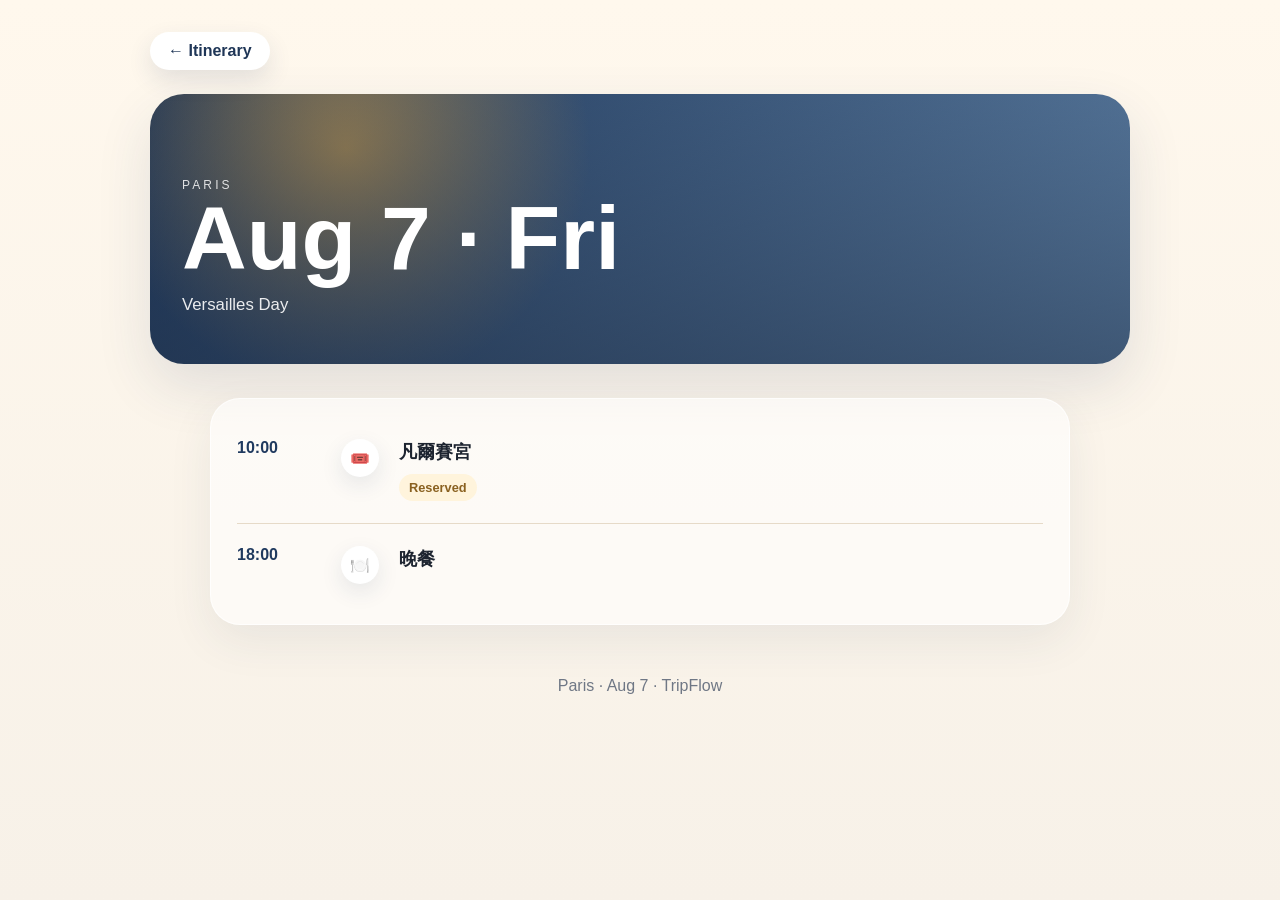
<file: days/paris-08-07.html>
<!doctype html>
<html lang="zh-Hant">
<head>
  <meta charset="utf-8">
  <meta name="viewport" content="width=device-width, initial-scale=1">
  <title>TripFlow · Aug 7</title>
  <link rel="stylesheet" href="../css/style.css">
</head>
<body>
<main class="day-page">
  <div class="day-nav">
    <a class="top-btn" href="../trip.html#paris">← Itinerary</a>
  </div>

  <section class="banner paris">
    <div>
      <div class="eyebrow">Paris</div>
      <h1>Aug 7 · Fri</h1>
      <p>Versailles Day</p>
    </div>
  </section>

  <section class="timeline">
    
    <div class="event">
      <div class="time">10:00</div>
      <div class="dot">🎟️</div>
      <div>
        <h3>凡爾賽宮</h3>
        
        <span class="tag">Reserved</span>
      </div>
    </div>
    <div class="event">
      <div class="time">18:00</div>
      <div class="dot">🍽️</div>
      <div>
        <h3>晚餐</h3>
        
        
      </div>
    </div>
  </section>

  <footer class="footer">
    Paris · Aug 7 · TripFlow
  </footer>
</main>
</body>
</html>
</file>
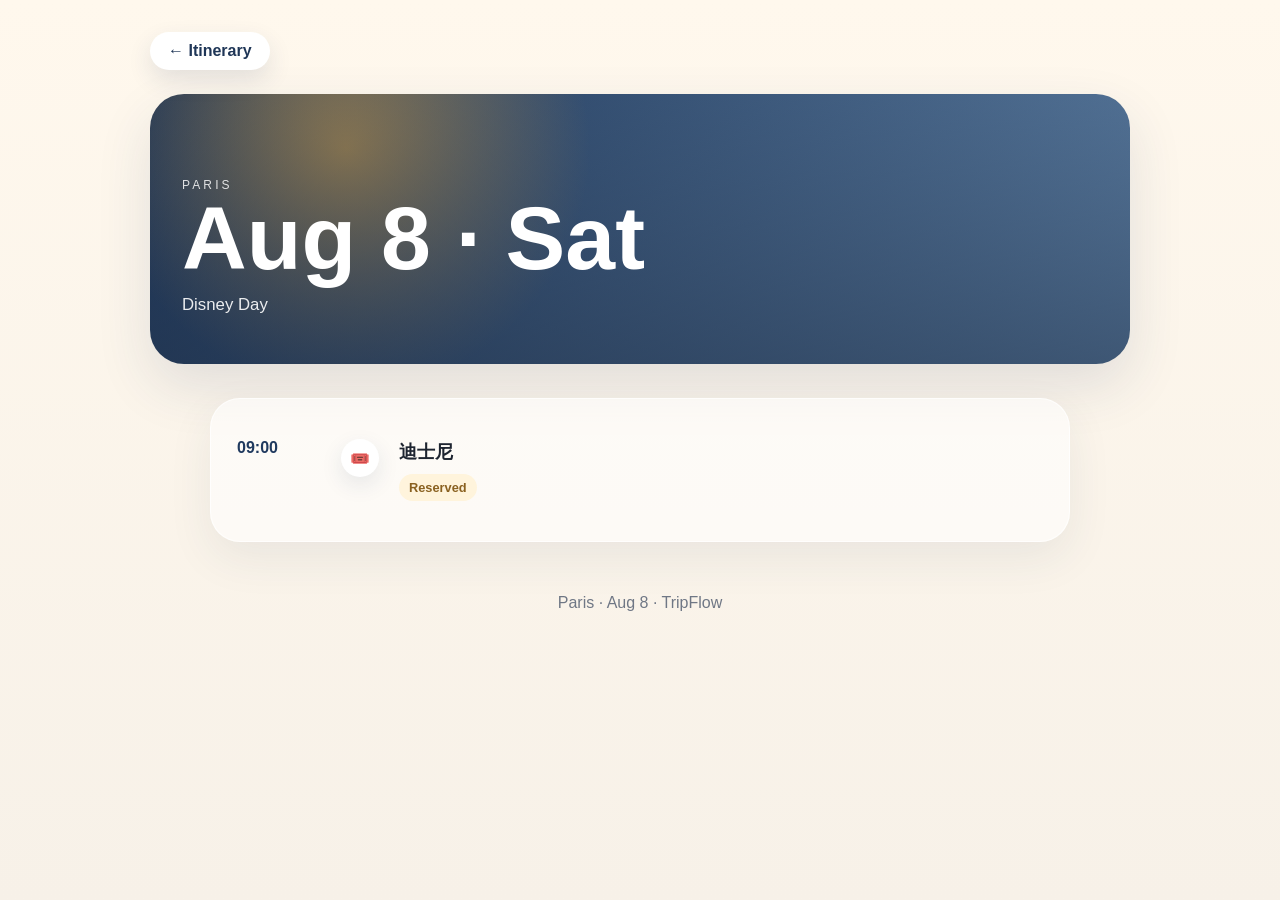
<file: days/paris-08-08.html>
<!doctype html>
<html lang="zh-Hant">
<head>
  <meta charset="utf-8">
  <meta name="viewport" content="width=device-width, initial-scale=1">
  <title>TripFlow · Aug 8</title>
  <link rel="stylesheet" href="../css/style.css">
</head>
<body>
<main class="day-page">
  <div class="day-nav">
    <a class="top-btn" href="../trip.html#paris">← Itinerary</a>
  </div>

  <section class="banner paris">
    <div>
      <div class="eyebrow">Paris</div>
      <h1>Aug 8 · Sat</h1>
      <p>Disney Day</p>
    </div>
  </section>

  <section class="timeline">
    
    <div class="event">
      <div class="time">09:00</div>
      <div class="dot">🎟️</div>
      <div>
        <h3>迪士尼</h3>
        
        <span class="tag">Reserved</span>
      </div>
    </div>
  </section>

  <footer class="footer">
    Paris · Aug 8 · TripFlow
  </footer>
</main>
</body>
</html>
</file>
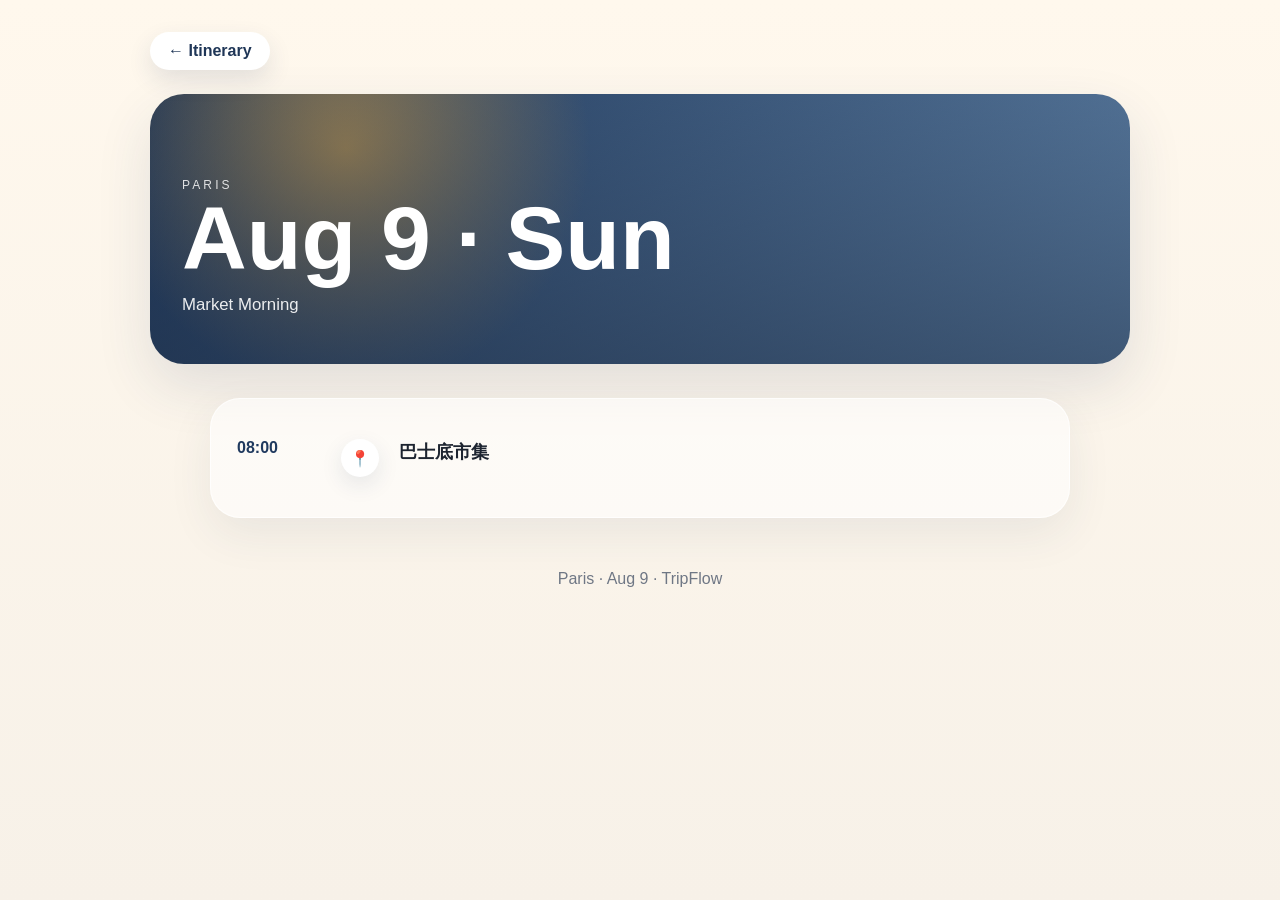
<file: days/paris-08-09.html>
<!doctype html>
<html lang="zh-Hant">
<head>
  <meta charset="utf-8">
  <meta name="viewport" content="width=device-width, initial-scale=1">
  <title>TripFlow · Aug 9</title>
  <link rel="stylesheet" href="../css/style.css">
</head>
<body>
<main class="day-page">
  <div class="day-nav">
    <a class="top-btn" href="../trip.html#paris">← Itinerary</a>
  </div>

  <section class="banner paris">
    <div>
      <div class="eyebrow">Paris</div>
      <h1>Aug 9 · Sun</h1>
      <p>Market Morning</p>
    </div>
  </section>

  <section class="timeline">
    
    <div class="event">
      <div class="time">08:00</div>
      <div class="dot">📍</div>
      <div>
        <h3>巴士底市集</h3>
        
        
      </div>
    </div>
  </section>

  <footer class="footer">
    Paris · Aug 9 · TripFlow
  </footer>
</main>
</body>
</html>
</file>
<file: css/style.css>
:root{
  --bg:#f7f1e8;
  --ink:#1d2430;
  --muted:#6f7785;
  --card:#ffffffcc;
  --white:#ffffff;
  --blue:#203a5f;
  --blue2:#385d86;
  --gold:#d8a64f;
  --line:#e6dac8;
  --shadow:0 22px 55px rgba(32,58,95,.12);
}
*{box-sizing:border-box}
html{scroll-behavior:smooth}
body{
  margin:0;
  font-family:-apple-system,BlinkMacSystemFont,"Segoe UI",Arial,"Noto Sans TC",sans-serif;
  background:var(--bg);
  color:var(--ink);
}
a{text-decoration:none;color:inherit}
.hero{
  min-height:100vh;
  display:flex;
  align-items:center;
  justify-content:center;
  text-align:center;
  padding:32px;
  background:
    radial-gradient(circle at 18% 18%, rgba(216,166,79,.36), transparent 30%),
    radial-gradient(circle at 82% 82%, rgba(255,255,255,.16), transparent 28%),
    linear-gradient(135deg,#17253b,#466b91 58%,#e9c98b);
  color:white;
}
.hero-inner{max-width:820px;animation:fadeUp .9s ease both}
.eyebrow{letter-spacing:.26em;text-transform:uppercase;font-size:.75rem;opacity:.84}
.hero h1{font-size:clamp(3.6rem,11vw,8rem);margin:16px 0 0;line-height:.86}
.hero h2{font-size:clamp(1.35rem,4vw,2.7rem);margin:18px 0 10px;font-weight:500}
.subtitle{opacity:.9;font-size:1.05rem}
.enter,.back,.map-link{
  border:0;
  border-radius:999px;
  padding:14px 24px;
  background:white;
  color:#1f3657;
  font-weight:800;
  text-decoration:none;
  display:inline-block;
  margin-top:24px;
  box-shadow:0 12px 30px rgba(0,0,0,.18);
  transition:.25s;
}
.enter:hover,.back:hover,.map-link:hover{transform:translateY(-2px)}
.app{min-height:100vh;padding:30px 7vw 64px;animation:fadeUp .55s ease both}
nav{display:flex;justify-content:space-between;align-items:center;margin-bottom:36px;gap:16px}
.brand{font-weight:900;letter-spacing:.04em}
.nav-link{color:var(--muted);font-size:.95rem}
.section-title{font-size:clamp(1.9rem,4vw,3.4rem);margin:42px 0 16px}
.hub{
  background:linear-gradient(135deg,#fff,#fff9ed);
  border-radius:32px;
  padding:32px;
  box-shadow:var(--shadow);
  border:1px solid rgba(255,255,255,.78);
}
.hub h1{font-size:clamp(2.4rem,6vw,5.2rem);margin:0;color:var(--blue)}
.hub p{color:var(--muted);font-size:1.05rem}
.country-head{
  display:flex;
  align-items:end;
  justify-content:space-between;
  gap:20px;
  border-top:1px solid var(--line);
  padding-top:34px;
}
.country-head p{color:var(--muted);margin:0 0 8px}
.days{display:flex;flex-wrap:wrap;gap:18px;margin-top:22px}
.date-badge{
  width:124px;
  height:124px;
  border-radius:50%;
  background:#fff;
  color:var(--blue);
  display:flex;
  flex-direction:column;
  align-items:center;
  justify-content:center;
  text-decoration:none;
  font-weight:900;
  box-shadow:0 18px 35px rgba(32,58,95,.13);
  border:1px solid var(--line);
  transition:.25s;
  text-align:center;
}
.date-badge .month{font-size:.8rem;letter-spacing:.18em;color:var(--gold)}
.date-badge .date{font-size:2.25rem;line-height:1;margin:6px 0}
.date-badge .weekday{font-size:.85rem;color:var(--muted)}
.date-badge:hover{transform:translateY(-6px) scale(1.03);background:var(--blue);color:white}
.date-badge:hover .weekday,.date-badge:hover .month{color:#dce8f6}
.grid{display:grid;grid-template-columns:repeat(auto-fit,minmax(250px,1fr));gap:18px}
.card{
  background:var(--card);
  backdrop-filter:blur(12px);
  border:1px solid rgba(255,255,255,.78);
  border-radius:28px;
  padding:24px;
  box-shadow:var(--shadow);
}
.card small{color:var(--muted);font-weight:800;text-transform:uppercase;letter-spacing:.08em}
.card strong{font-size:1.35rem;display:block;margin:8px 0}
.transport-card{position:relative;overflow:hidden}
.transport-card:before{content:"";position:absolute;left:0;top:0;bottom:0;width:8px;background:var(--gold)}
.route{font-size:1.35rem;font-weight:900;color:var(--blue);margin:12px 0}
.card-note{color:var(--muted)}
.hotel-actions{margin-top:12px}
.hotel-actions a{color:var(--blue);font-weight:800}
.day-page{
  min-height:100vh;
  padding:32px 7vw 70px;
  background:linear-gradient(180deg,#fff8ed,var(--bg));
}
.day-nav{max-width:980px;margin:0 auto}
.banner{
  max-width:980px;
  min-height:270px;
  margin:24px auto 34px;
  border-radius:34px;
  padding:32px;
  display:flex;
  align-items:end;
  color:white;
  background:
    linear-gradient(rgba(22,36,58,.20),rgba(22,36,58,.55)),
    radial-gradient(circle at 20% 20%, rgba(216,166,79,.72), transparent 30%),
    linear-gradient(135deg,var(--blue),#6f95bc);
  box-shadow:var(--shadow);
}
.banner.london{background:
  linear-gradient(rgba(22,36,58,.25),rgba(22,36,58,.62)),
  radial-gradient(circle at 80% 24%, rgba(216,166,79,.60), transparent 32%),
  linear-gradient(135deg,#14213d,#566a89);}
.banner h1{font-size:clamp(2.8rem,7vw,5.6rem);margin:6px 0 0;line-height:.9}
.banner p{font-size:1.05rem;opacity:.9}
.timeline{
  max-width:860px;
  margin:0 auto;
  background:rgba(255,255,255,.58);
  border:1px solid rgba(255,255,255,.72);
  border-radius:30px;
  padding:18px 26px;
  box-shadow:0 16px 45px rgba(32,58,95,.08);
}
.event{
  display:grid;
  grid-template-columns:88px 42px 1fr;
  gap:16px;
  padding:22px 0;
  border-bottom:1px solid var(--line);
}
.event:last-child{border-bottom:0}
.time{font-weight:900;color:var(--blue)}
.dot{
  width:38px;height:38px;border-radius:50%;
  display:flex;align-items:center;justify-content:center;
  background:#fff;
  box-shadow:0 8px 22px rgba(32,58,95,.10);
}
.event h3{margin:0;font-size:1.15rem}
.meta{margin-top:8px;color:var(--muted);line-height:1.55}
.tag{
  display:inline-block;
  margin-top:10px;
  padding:6px 10px;
  border-radius:999px;
  background:#fff4dc;
  color:#8a6120;
  font-weight:800;
  font-size:.8rem;
}
.footer{text-align:center;color:var(--muted);padding:52px 0 20px}
@keyframes fadeUp{from{opacity:0;transform:translateY(18px)}to{opacity:1;transform:translateY(0)}}
@media(max-width:760px){
  .app,.day-page{padding-left:22px;padding-right:22px}
  nav,.country-head{display:block}
  .date-badge{width:98px;height:98px}
  .date-badge .date{font-size:1.75rem}
  .event{grid-template-columns:1fr;gap:6px}
  .dot{margin-top:4px}
  .banner{min-height:220px}
}


.top-btn{
  border:0;
  border-radius:999px;
  padding:10px 18px;
  background:#ffffff;
  color:#1f3657;
  font-weight:800;
  text-decoration:none;
  display:inline-block;
  box-shadow:0 10px 24px rgba(32,58,95,.12);
  transition:.25s;
}
.top-btn:hover{
  transform:translateY(-2px);
  background:var(--blue);
  color:#fff;
}


.vault-nav{
  border-radius:999px;
  padding:10px 18px;
  background:#ffffff;
  color:#1f3657;
  font-weight:800;
  text-decoration:none;
  box-shadow:0 10px 24px rgba(32,58,95,.12);
  transition:.25s;
}
.vault-nav:hover{
  transform:translateY(-2px);
  background:var(--blue);
  color:#fff;
}
.vault-page{
  max-width:1100px;
  margin:0 auto;
}
.vault-card{
  background:linear-gradient(135deg,#fff,#fff9ed);
  border-radius:34px;
  padding:34px;
  box-shadow:var(--shadow);
  border:1px solid rgba(255,255,255,.78);
}
.vault-card h1{
  font-size:clamp(2.8rem,7vw,5.8rem);
  margin:12px 0 8px;
  color:var(--blue);
  line-height:.92;
}
.password-box{
  display:flex;
  gap:12px;
  flex-wrap:wrap;
  margin-top:24px;
}
.password-box input{
  flex:1;
  min-width:220px;
  padding:14px 18px;
  border-radius:999px;
  border:1px solid var(--line);
  font-size:1rem;
  outline:none;
}
.password-box button,
.vault-lock{
  border:0;
  border-radius:999px;
  padding:14px 22px;
  background:var(--blue);
  color:white;
  font-weight:800;
  cursor:pointer;
  box-shadow:0 10px 24px rgba(32,58,95,.16);
}
.error-message{
  color:#b42318;
  font-weight:800;
}
.hidden{
  display:none;
}
.vault-lock{
  margin-top:24px;
}


/* TripFlow v2.0 Journey Gate */
.gate{
  position:fixed;
  inset:0;
  z-index:99;
  display:flex;
  align-items:center;
  justify-content:center;
  padding:24px;
  background:rgba(18,28,44,.48);
  backdrop-filter:blur(14px);
}
.gate-card{
  position:relative;
  width:min(520px,100%);
  background:linear-gradient(135deg,#ffffff,#fff9ed);
  color:var(--ink);
  border-radius:34px;
  padding:34px;
  box-shadow:0 30px 80px rgba(0,0,0,.28);
  border:1px solid rgba(255,255,255,.78);
  animation:fadeUp .35s ease both;
  text-align:left;
}
.gate-card h2{
  font-size:clamp(2.2rem,6vw,4rem);
  margin:12px 0 8px;
  color:var(--blue);
  line-height:.95;
}
.gate-close{
  position:absolute;
  top:18px;
  right:18px;
  width:38px;
  height:38px;
  border-radius:50%;
  border:0;
  background:#fff;
  color:var(--blue);
  font-size:1.4rem;
  cursor:pointer;
  box-shadow:0 8px 20px rgba(32,58,95,.12);
}
.hidden{
  display:none !important;
}

.terminal-info{margin:14px 0 0;padding-top:14px;border-top:1px solid var(--line);color:var(--blue);font-weight:800;line-height:1.55}
</file>
